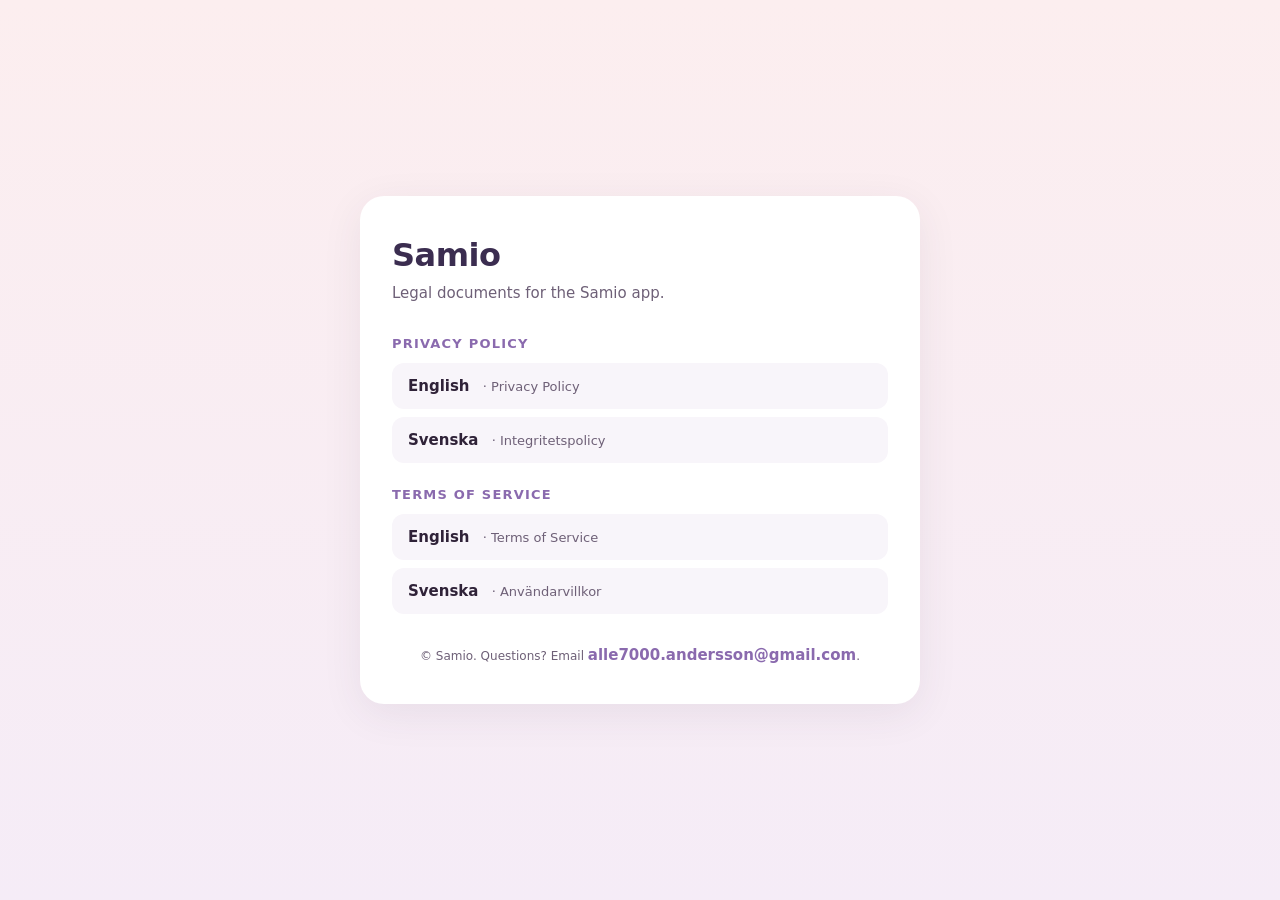
<file: index.html>
<!DOCTYPE html>
<html lang="en">
<head>
  <meta charset="UTF-8">
  <meta name="viewport" content="width=device-width, initial-scale=1.0">
  <title>Samio — Legal</title>
  <style>
    :root {
      --plum: #3B2D50;
      --cream: #FCEEEF;
      --text: #2F2238;
      --muted: #6E6077;
      --accent: #8A6AAE;
    }
    * { box-sizing: border-box; }
    body {
      margin: 0;
      font-family: -apple-system, BlinkMacSystemFont, "SF Pro Text", Inter, system-ui, sans-serif;
      background: linear-gradient(180deg, #FCEEEF 0%, #F5ECF7 100%);
      color: var(--text);
      min-height: 100vh;
      display: flex;
      align-items: center;
      justify-content: center;
      padding: 24px;
    }
    main {
      max-width: 560px;
      width: 100%;
      background: #FFFFFF;
      border-radius: 24px;
      padding: 40px 32px;
      box-shadow: 0 10px 40px rgba(59, 45, 80, 0.08);
    }
    h1 {
      margin: 0 0 8px;
      font-size: 32px;
      color: var(--plum);
      letter-spacing: -0.5px;
    }
    p.lead {
      margin: 0 0 32px;
      color: var(--muted);
      font-size: 15px;
      line-height: 1.5;
    }
    .doc-group { margin-bottom: 24px; }
    .doc-group h2 {
      font-size: 13px;
      text-transform: uppercase;
      letter-spacing: 1.2px;
      color: var(--accent);
      margin: 0 0 12px;
      font-weight: 700;
    }
    .link-row {
      display: flex;
      flex-direction: column;
      gap: 8px;
    }
    a {
      display: block;
      padding: 14px 16px;
      background: #F8F5FA;
      border-radius: 12px;
      text-decoration: none;
      color: var(--text);
      font-weight: 600;
      font-size: 15px;
      transition: background 120ms ease;
    }
    a:hover { background: #F0EDFA; }
    a span {
      color: var(--muted);
      font-weight: 500;
      font-size: 13px;
      margin-left: 8px;
    }
    footer {
      margin-top: 32px;
      font-size: 12px;
      color: var(--muted);
      text-align: center;
    }
  </style>
</head>
<body>
  <main>
    <h1>Samio</h1>
    <p class="lead">Legal documents for the Samio app.</p>

    <div class="doc-group">
      <h2>Privacy Policy</h2>
      <div class="link-row">
        <a href="privacy.html">English <span>· Privacy Policy</span></a>
        <a href="privacy-sv.html">Svenska <span>· Integritetspolicy</span></a>
      </div>
    </div>

    <div class="doc-group">
      <h2>Terms of Service</h2>
      <div class="link-row">
        <a href="terms.html">English <span>· Terms of Service</span></a>
        <a href="terms-sv.html">Svenska <span>· Användarvillkor</span></a>
      </div>
    </div>

    <footer>
      © Samio. Questions? Email <a href="mailto:alle7000.andersson@gmail.com" style="display:inline;padding:0;background:none;color:var(--accent);">alle7000.andersson@gmail.com</a>.
    </footer>
  </main>
</body>
</html>
</file>
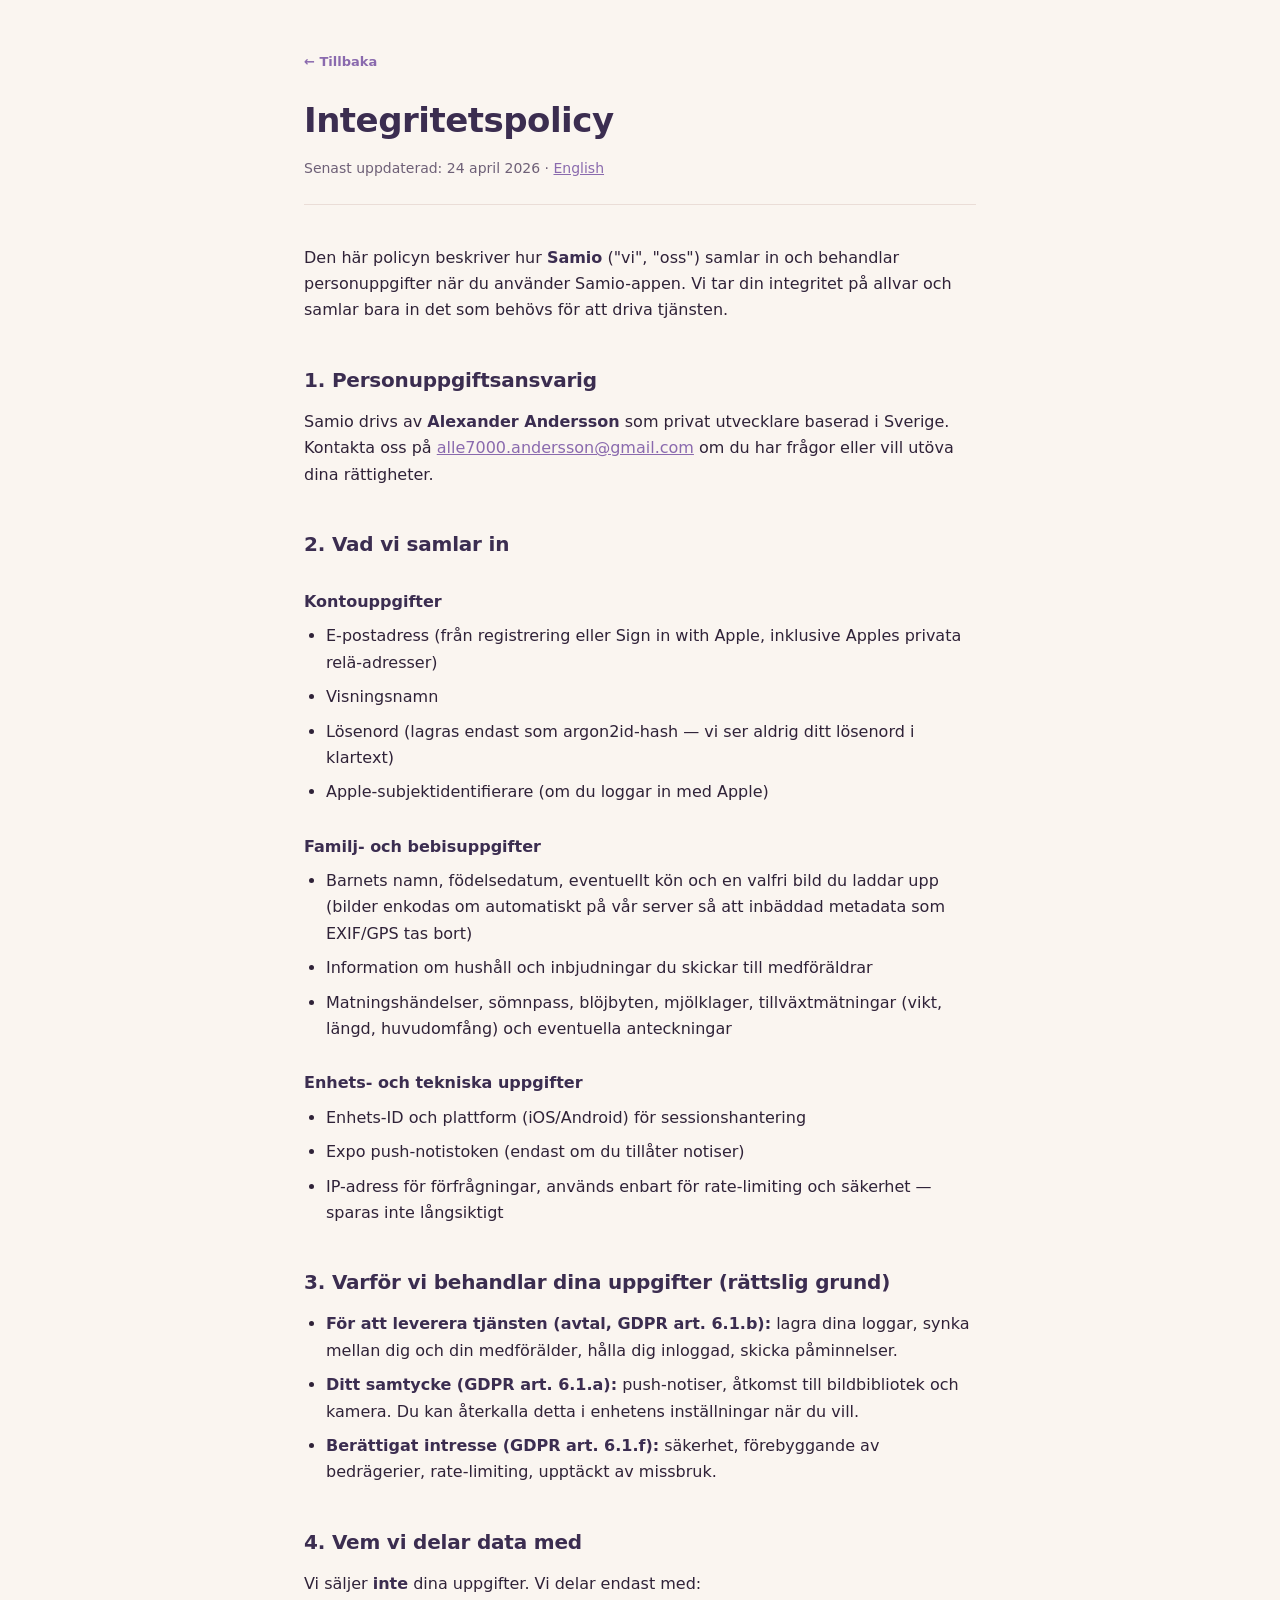
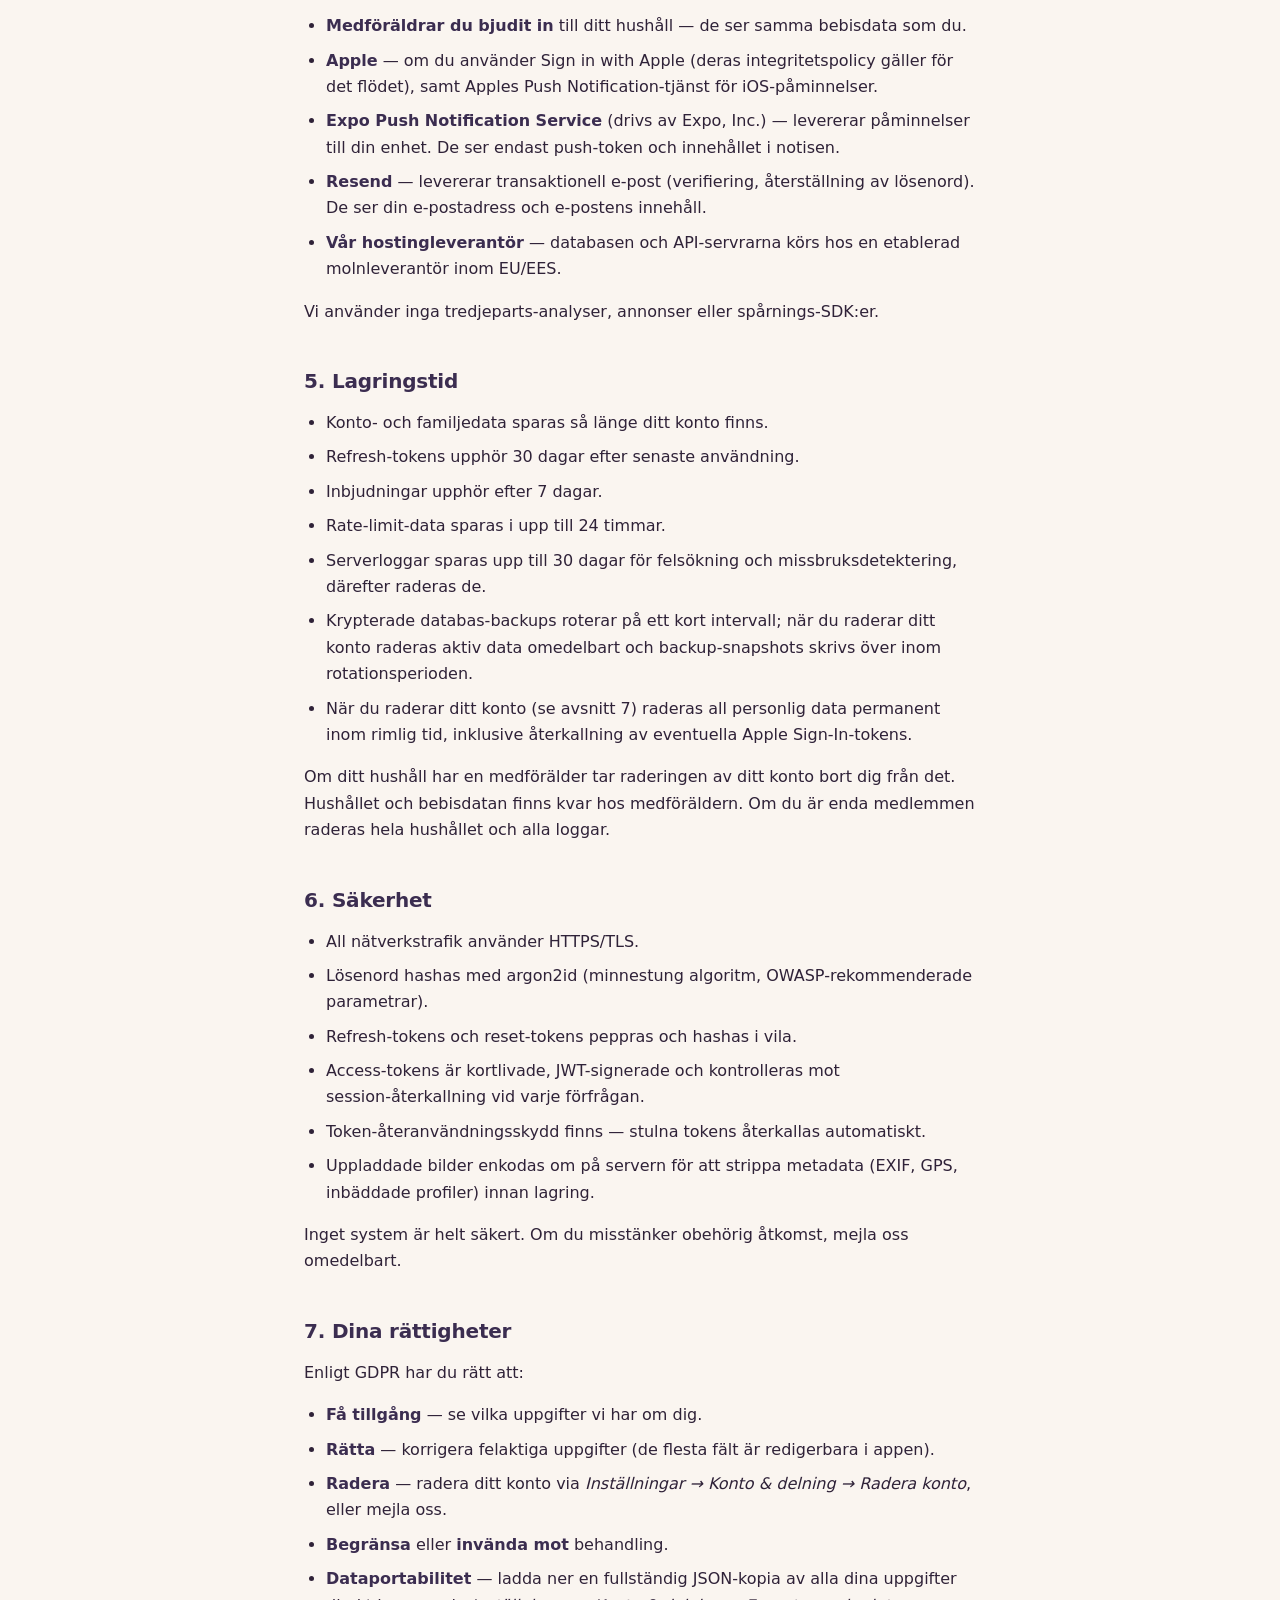
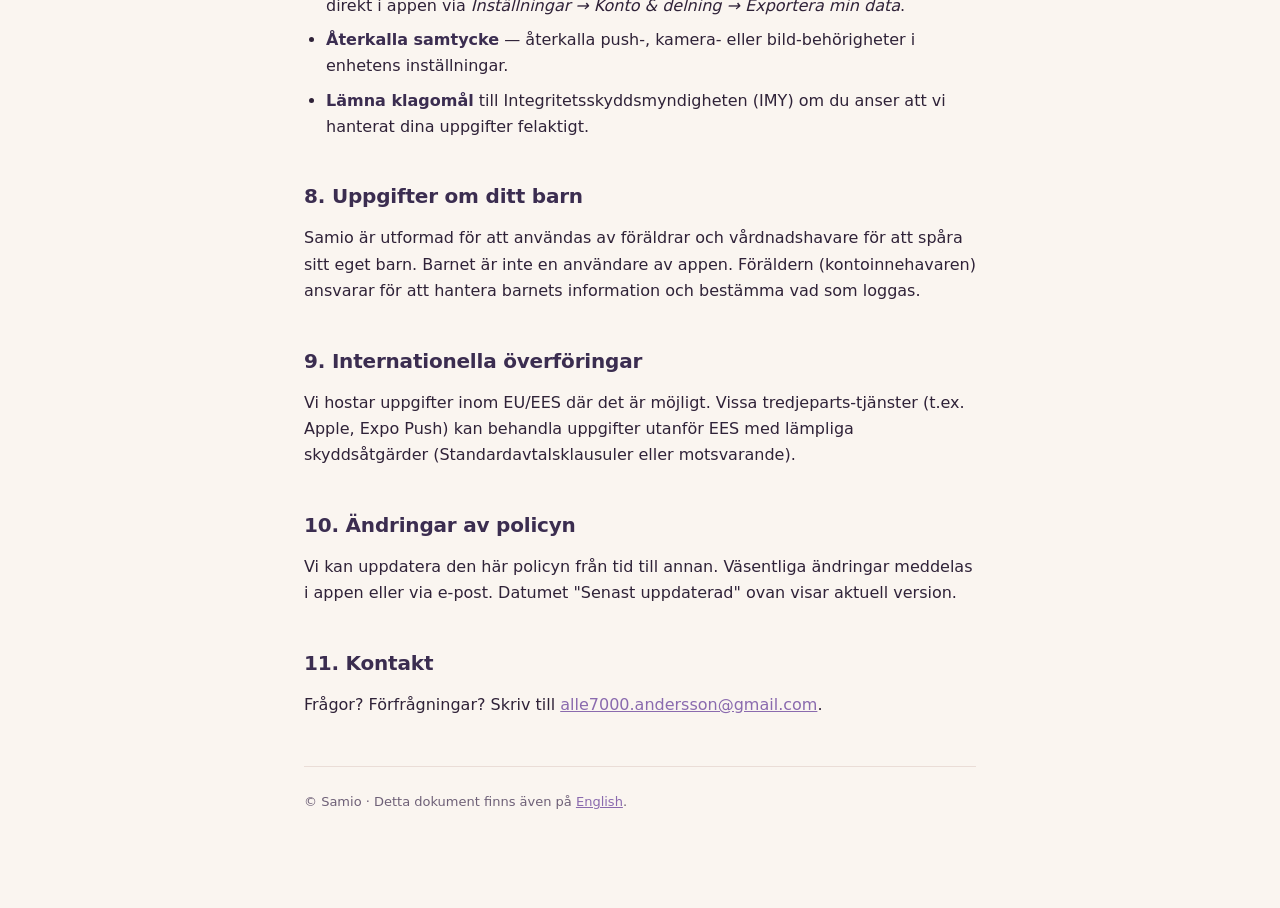
<file: privacy-sv.html>
<!DOCTYPE html>
<html lang="sv">
<head>
  <meta charset="UTF-8">
  <meta name="viewport" content="width=device-width, initial-scale=1.0">
  <title>Integritetspolicy — Samio</title>
  <link rel="stylesheet" href="style.css">
</head>
<body>
<main>
  <header>
    <a class="back" href="index.html">← Tillbaka</a>
    <h1>Integritetspolicy</h1>
    <p class="meta">Senast uppdaterad: 24 april 2026 · <a href="privacy.html">English</a></p>
  </header>

  <p>Den här policyn beskriver hur <strong>Samio</strong> ("vi", "oss") samlar in och behandlar personuppgifter när du använder Samio-appen. Vi tar din integritet på allvar och samlar bara in det som behövs för att driva tjänsten.</p>

  <h2>1. Personuppgiftsansvarig</h2>
  <p>Samio drivs av <strong>Alexander Andersson</strong> som privat utvecklare baserad i Sverige. Kontakta oss på <a href="mailto:alle7000.andersson@gmail.com">alle7000.andersson@gmail.com</a> om du har frågor eller vill utöva dina rättigheter.</p>

  <h2>2. Vad vi samlar in</h2>

  <h3>Kontouppgifter</h3>
  <ul>
    <li>E-postadress (från registrering eller Sign in with Apple, inklusive Apples privata relä-adresser)</li>
    <li>Visningsnamn</li>
    <li>Lösenord (lagras endast som argon2id-hash — vi ser aldrig ditt lösenord i klartext)</li>
    <li>Apple-subjektidentifierare (om du loggar in med Apple)</li>
  </ul>

  <h3>Familj- och bebisuppgifter</h3>
  <ul>
    <li>Barnets namn, födelsedatum, eventuellt kön och en valfri bild du laddar upp (bilder enkodas om automatiskt på vår server så att inbäddad metadata som EXIF/GPS tas bort)</li>
    <li>Information om hushåll och inbjudningar du skickar till medföräldrar</li>
    <li>Matningshändelser, sömnpass, blöjbyten, mjölklager, tillväxtmätningar (vikt, längd, huvudomfång) och eventuella anteckningar</li>
  </ul>

  <h3>Enhets- och tekniska uppgifter</h3>
  <ul>
    <li>Enhets-ID och plattform (iOS/Android) för sessionshantering</li>
    <li>Expo push-notistoken (endast om du tillåter notiser)</li>
    <li>IP-adress för förfrågningar, används enbart för rate-limiting och säkerhet — sparas inte långsiktigt</li>
  </ul>

  <h2>3. Varför vi behandlar dina uppgifter (rättslig grund)</h2>
  <ul>
    <li><strong>För att leverera tjänsten (avtal, GDPR art. 6.1.b):</strong> lagra dina loggar, synka mellan dig och din medförälder, hålla dig inloggad, skicka påminnelser.</li>
    <li><strong>Ditt samtycke (GDPR art. 6.1.a):</strong> push-notiser, åtkomst till bildbibliotek och kamera. Du kan återkalla detta i enhetens inställningar när du vill.</li>
    <li><strong>Berättigat intresse (GDPR art. 6.1.f):</strong> säkerhet, förebyggande av bedrägerier, rate-limiting, upptäckt av missbruk.</li>
  </ul>

  <h2>4. Vem vi delar data med</h2>
  <p>Vi säljer <strong>inte</strong> dina uppgifter. Vi delar endast med:</p>
  <ul>
    <li><strong>Medföräldrar du bjudit in</strong> till ditt hushåll — de ser samma bebisdata som du.</li>
    <li><strong>Apple</strong> — om du använder Sign in with Apple (deras integritetspolicy gäller för det flödet), samt Apples Push Notification-tjänst för iOS-påminnelser.</li>
    <li><strong>Expo Push Notification Service</strong> (drivs av Expo, Inc.) — levererar påminnelser till din enhet. De ser endast push-token och innehållet i notisen.</li>
    <li><strong>Resend</strong> — levererar transaktionell e-post (verifiering, återställning av lösenord). De ser din e-postadress och e-postens innehåll.</li>
    <li><strong>Vår hostingleverantör</strong> — databasen och API-servrarna körs hos en etablerad molnleverantör inom EU/EES.</li>
  </ul>
  <p>Vi använder inga tredjeparts-analyser, annonser eller spårnings-SDK:er.</p>

  <h2>5. Lagringstid</h2>
  <ul>
    <li>Konto- och familjedata sparas så länge ditt konto finns.</li>
    <li>Refresh-tokens upphör 30 dagar efter senaste användning.</li>
    <li>Inbjudningar upphör efter 7 dagar.</li>
    <li>Rate-limit-data sparas i upp till 24 timmar.</li>
    <li>Serverloggar sparas upp till 30 dagar för felsökning och missbruksdetektering, därefter raderas de.</li>
    <li>Krypterade databas-backups roterar på ett kort intervall; när du raderar ditt konto raderas aktiv data omedelbart och backup-snapshots skrivs över inom rotationsperioden.</li>
    <li>När du raderar ditt konto (se avsnitt 7) raderas all personlig data permanent inom rimlig tid, inklusive återkallning av eventuella Apple Sign-In-tokens.</li>
  </ul>
  <p>Om ditt hushåll har en medförälder tar raderingen av ditt konto bort dig från det. Hushållet och bebisdatan finns kvar hos medföräldern. Om du är enda medlemmen raderas hela hushållet och alla loggar.</p>

  <h2>6. Säkerhet</h2>
  <ul>
    <li>All nätverkstrafik använder HTTPS/TLS.</li>
    <li>Lösenord hashas med argon2id (minnestung algoritm, OWASP-rekommenderade parametrar).</li>
    <li>Refresh-tokens och reset-tokens peppras och hashas i vila.</li>
    <li>Access-tokens är kortlivade, JWT-signerade och kontrolleras mot session-återkallning vid varje förfrågan.</li>
    <li>Token-återanvändningsskydd finns — stulna tokens återkallas automatiskt.</li>
    <li>Uppladdade bilder enkodas om på servern för att strippa metadata (EXIF, GPS, inbäddade profiler) innan lagring.</li>
  </ul>
  <p>Inget system är helt säkert. Om du misstänker obehörig åtkomst, mejla oss omedelbart.</p>

  <h2>7. Dina rättigheter</h2>
  <p>Enligt GDPR har du rätt att:</p>
  <ul>
    <li><strong>Få tillgång</strong> — se vilka uppgifter vi har om dig.</li>
    <li><strong>Rätta</strong> — korrigera felaktiga uppgifter (de flesta fält är redigerbara i appen).</li>
    <li><strong>Radera</strong> — radera ditt konto via <em>Inställningar → Konto &amp; delning → Radera konto</em>, eller mejla oss.</li>
    <li><strong>Begränsa</strong> eller <strong>invända mot</strong> behandling.</li>
    <li><strong>Dataportabilitet</strong> — ladda ner en fullständig JSON-kopia av alla dina uppgifter direkt i appen via <em>Inställningar → Konto &amp; delning → Exportera min data</em>.</li>
    <li><strong>Återkalla samtycke</strong> — återkalla push-, kamera- eller bild-behörigheter i enhetens inställningar.</li>
    <li><strong>Lämna klagomål</strong> till Integritetsskyddsmyndigheten (IMY) om du anser att vi hanterat dina uppgifter felaktigt.</li>
  </ul>

  <h2>8. Uppgifter om ditt barn</h2>
  <p>Samio är utformad för att användas av föräldrar och vårdnadshavare för att spåra sitt eget barn. Barnet är inte en användare av appen. Föräldern (kontoinnehavaren) ansvarar för att hantera barnets information och bestämma vad som loggas.</p>

  <h2>9. Internationella överföringar</h2>
  <p>Vi hostar uppgifter inom EU/EES där det är möjligt. Vissa tredjeparts-tjänster (t.ex. Apple, Expo Push) kan behandla uppgifter utanför EES med lämpliga skyddsåtgärder (Standardavtalsklausuler eller motsvarande).</p>

  <h2>10. Ändringar av policyn</h2>
  <p>Vi kan uppdatera den här policyn från tid till annan. Väsentliga ändringar meddelas i appen eller via e-post. Datumet "Senast uppdaterad" ovan visar aktuell version.</p>

  <h2>11. Kontakt</h2>
  <p>Frågor? Förfrågningar? Skriv till <a href="mailto:alle7000.andersson@gmail.com">alle7000.andersson@gmail.com</a>.</p>

  <footer>
    © Samio · Detta dokument finns även på <a href="privacy.html">English</a>.
  </footer>
</main>
</body>
</html>
</file>
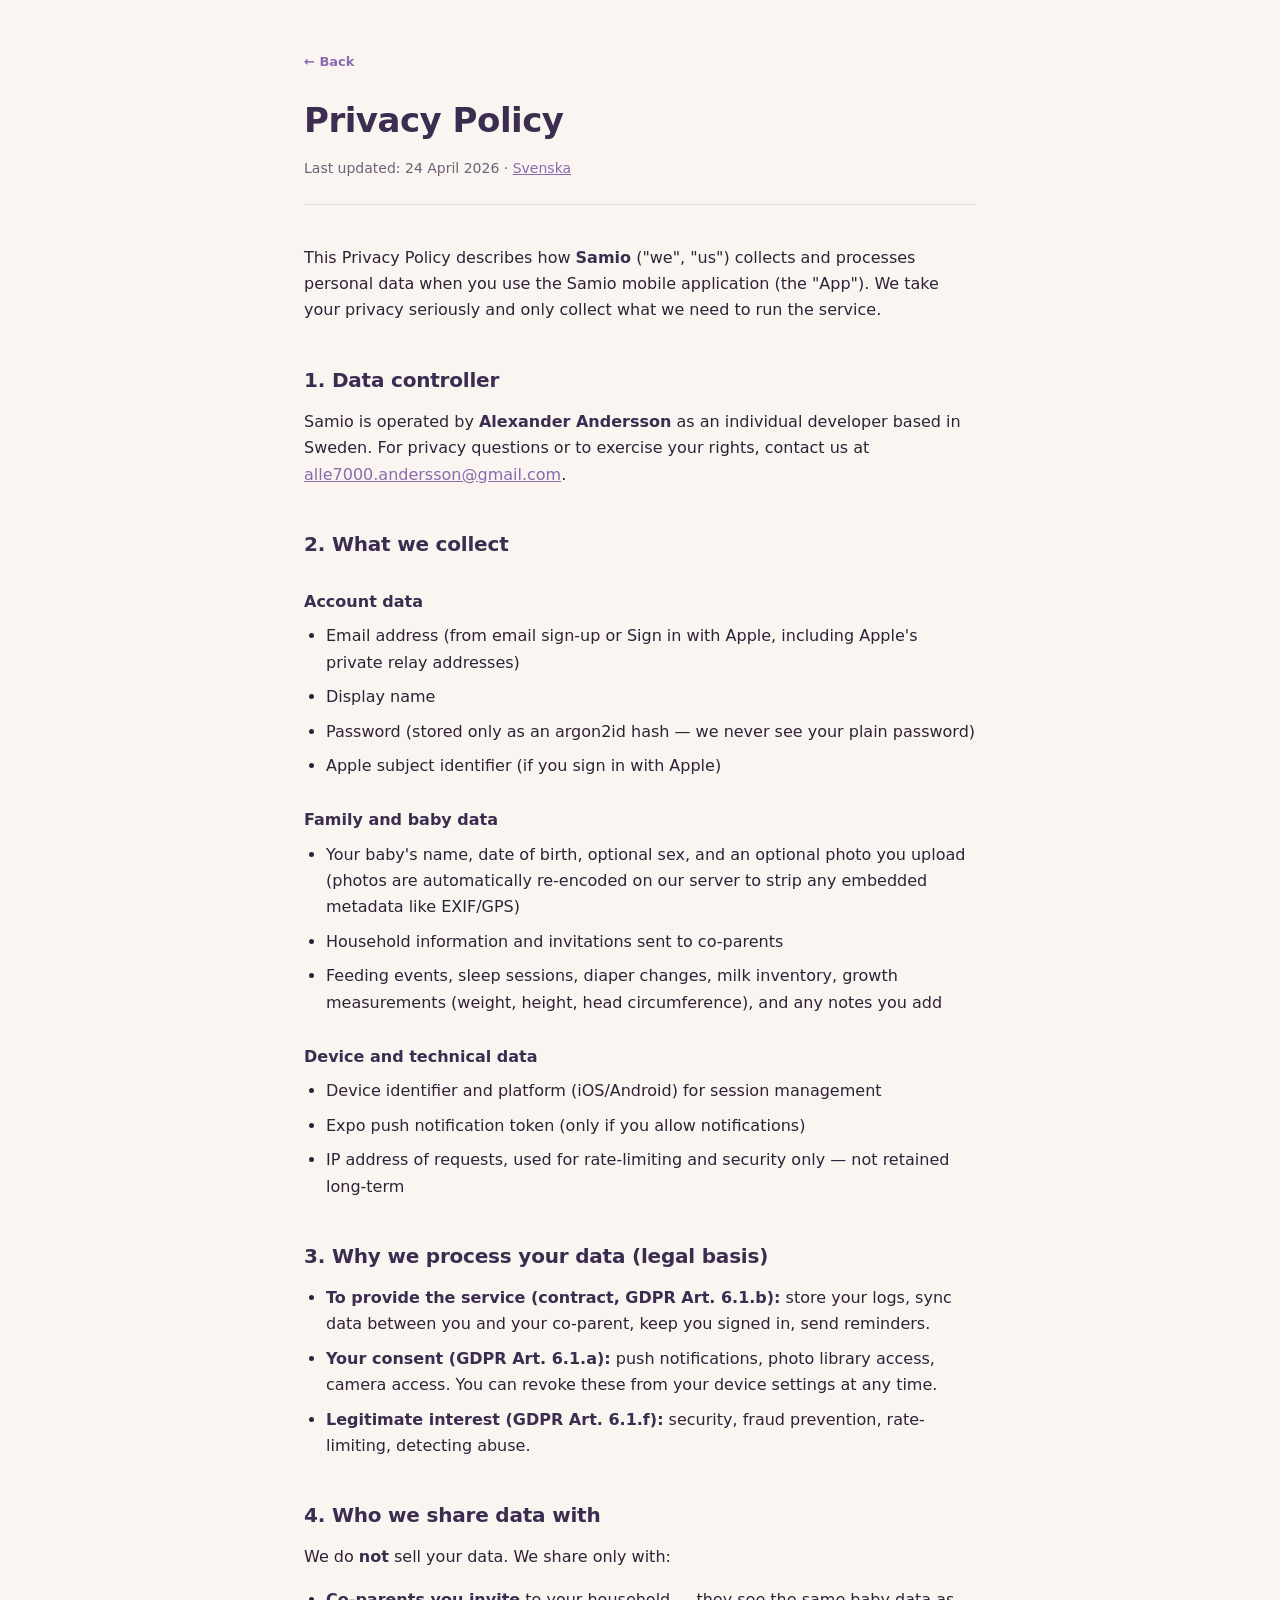
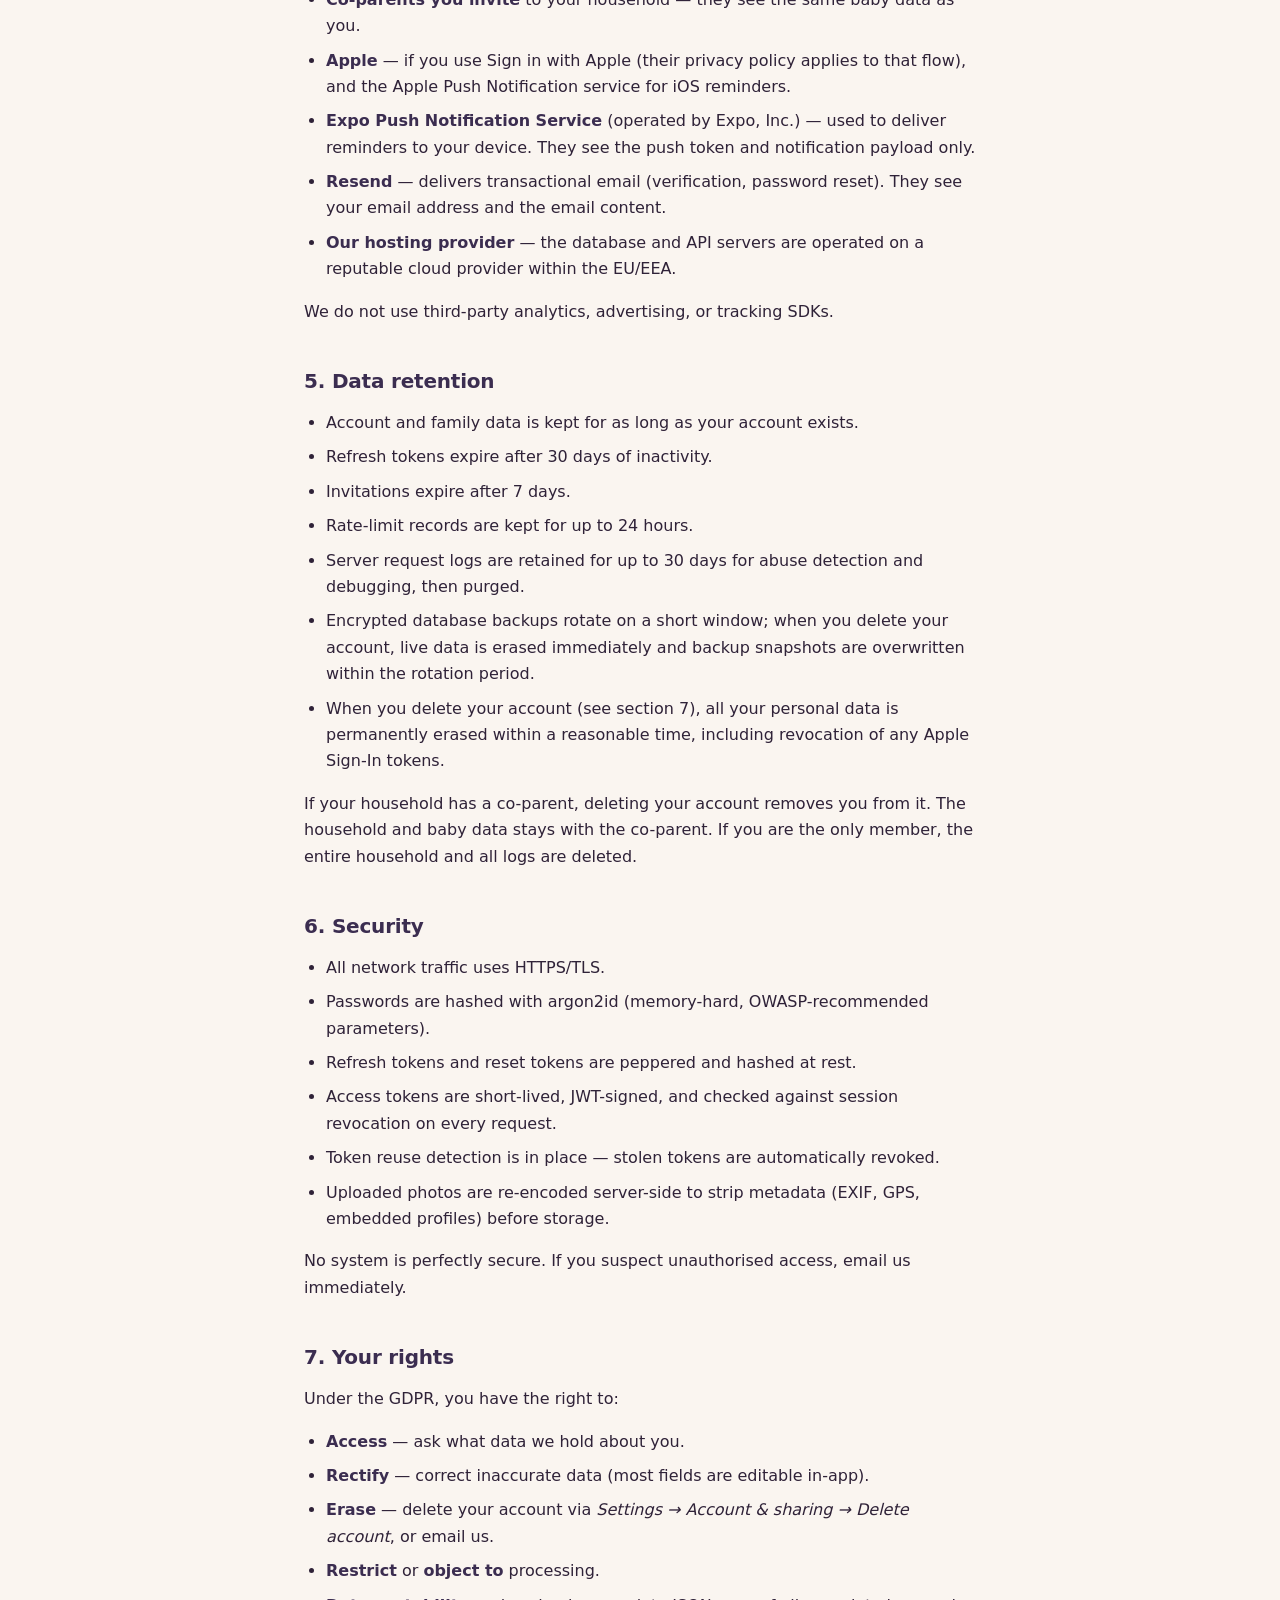
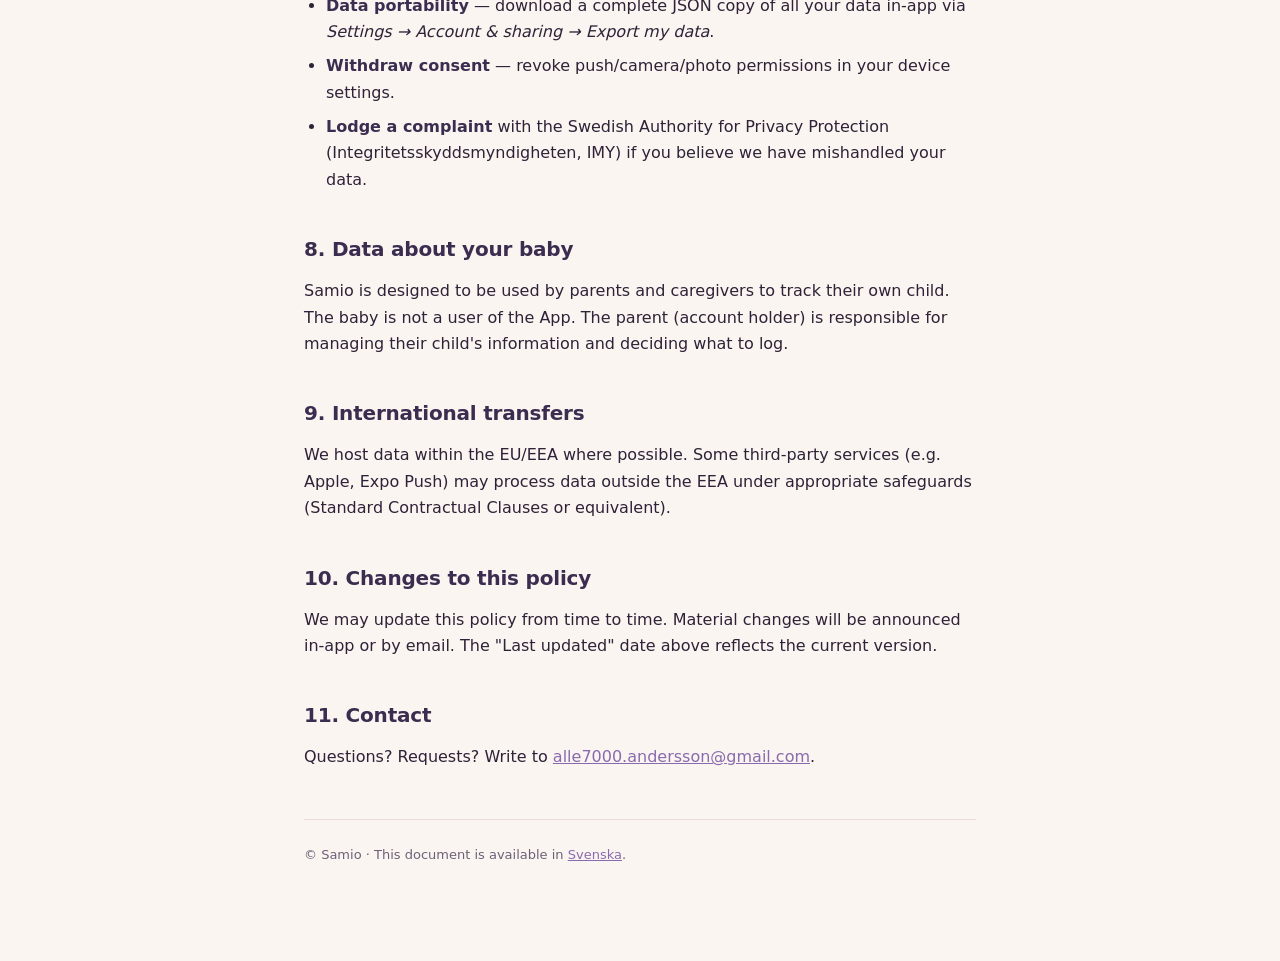
<file: privacy.html>
<!DOCTYPE html>
<html lang="en">
<head>
  <meta charset="UTF-8">
  <meta name="viewport" content="width=device-width, initial-scale=1.0">
  <title>Privacy Policy — Samio</title>
  <link rel="stylesheet" href="style.css">
</head>
<body>
<main>
  <header>
    <a class="back" href="index.html">← Back</a>
    <h1>Privacy Policy</h1>
    <p class="meta">Last updated: 24 April 2026 · <a href="privacy-sv.html">Svenska</a></p>
  </header>

  <p>This Privacy Policy describes how <strong>Samio</strong> ("we", "us") collects and processes personal data when you use the Samio mobile application (the "App"). We take your privacy seriously and only collect what we need to run the service.</p>

  <h2>1. Data controller</h2>
  <p>Samio is operated by <strong>Alexander Andersson</strong> as an individual developer based in Sweden. For privacy questions or to exercise your rights, contact us at <a href="mailto:alle7000.andersson@gmail.com">alle7000.andersson@gmail.com</a>.</p>

  <h2>2. What we collect</h2>

  <h3>Account data</h3>
  <ul>
    <li>Email address (from email sign-up or Sign in with Apple, including Apple's private relay addresses)</li>
    <li>Display name</li>
    <li>Password (stored only as an argon2id hash — we never see your plain password)</li>
    <li>Apple subject identifier (if you sign in with Apple)</li>
  </ul>

  <h3>Family and baby data</h3>
  <ul>
    <li>Your baby's name, date of birth, optional sex, and an optional photo you upload (photos are automatically re-encoded on our server to strip any embedded metadata like EXIF/GPS)</li>
    <li>Household information and invitations sent to co-parents</li>
    <li>Feeding events, sleep sessions, diaper changes, milk inventory, growth measurements (weight, height, head circumference), and any notes you add</li>
  </ul>

  <h3>Device and technical data</h3>
  <ul>
    <li>Device identifier and platform (iOS/Android) for session management</li>
    <li>Expo push notification token (only if you allow notifications)</li>
    <li>IP address of requests, used for rate-limiting and security only — not retained long-term</li>
  </ul>

  <h2>3. Why we process your data (legal basis)</h2>
  <ul>
    <li><strong>To provide the service (contract, GDPR Art. 6.1.b):</strong> store your logs, sync data between you and your co-parent, keep you signed in, send reminders.</li>
    <li><strong>Your consent (GDPR Art. 6.1.a):</strong> push notifications, photo library access, camera access. You can revoke these from your device settings at any time.</li>
    <li><strong>Legitimate interest (GDPR Art. 6.1.f):</strong> security, fraud prevention, rate-limiting, detecting abuse.</li>
  </ul>

  <h2>4. Who we share data with</h2>
  <p>We do <strong>not</strong> sell your data. We share only with:</p>
  <ul>
    <li><strong>Co-parents you invite</strong> to your household — they see the same baby data as you.</li>
    <li><strong>Apple</strong> — if you use Sign in with Apple (their privacy policy applies to that flow), and the Apple Push Notification service for iOS reminders.</li>
    <li><strong>Expo Push Notification Service</strong> (operated by Expo, Inc.) — used to deliver reminders to your device. They see the push token and notification payload only.</li>
    <li><strong>Resend</strong> — delivers transactional email (verification, password reset). They see your email address and the email content.</li>
    <li><strong>Our hosting provider</strong> — the database and API servers are operated on a reputable cloud provider within the EU/EEA.</li>
  </ul>
  <p>We do not use third-party analytics, advertising, or tracking SDKs.</p>

  <h2>5. Data retention</h2>
  <ul>
    <li>Account and family data is kept for as long as your account exists.</li>
    <li>Refresh tokens expire after 30 days of inactivity.</li>
    <li>Invitations expire after 7 days.</li>
    <li>Rate-limit records are kept for up to 24 hours.</li>
    <li>Server request logs are retained for up to 30 days for abuse detection and debugging, then purged.</li>
    <li>Encrypted database backups rotate on a short window; when you delete your account, live data is erased immediately and backup snapshots are overwritten within the rotation period.</li>
    <li>When you delete your account (see section 7), all your personal data is permanently erased within a reasonable time, including revocation of any Apple Sign-In tokens.</li>
  </ul>
  <p>If your household has a co-parent, deleting your account removes you from it. The household and baby data stays with the co-parent. If you are the only member, the entire household and all logs are deleted.</p>

  <h2>6. Security</h2>
  <ul>
    <li>All network traffic uses HTTPS/TLS.</li>
    <li>Passwords are hashed with argon2id (memory-hard, OWASP-recommended parameters).</li>
    <li>Refresh tokens and reset tokens are peppered and hashed at rest.</li>
    <li>Access tokens are short-lived, JWT-signed, and checked against session revocation on every request.</li>
    <li>Token reuse detection is in place — stolen tokens are automatically revoked.</li>
    <li>Uploaded photos are re-encoded server-side to strip metadata (EXIF, GPS, embedded profiles) before storage.</li>
  </ul>
  <p>No system is perfectly secure. If you suspect unauthorised access, email us immediately.</p>

  <h2>7. Your rights</h2>
  <p>Under the GDPR, you have the right to:</p>
  <ul>
    <li><strong>Access</strong> — ask what data we hold about you.</li>
    <li><strong>Rectify</strong> — correct inaccurate data (most fields are editable in-app).</li>
    <li><strong>Erase</strong> — delete your account via <em>Settings → Account & sharing → Delete account</em>, or email us.</li>
    <li><strong>Restrict</strong> or <strong>object to</strong> processing.</li>
    <li><strong>Data portability</strong> — download a complete JSON copy of all your data in-app via <em>Settings → Account &amp; sharing → Export my data</em>.</li>
    <li><strong>Withdraw consent</strong> — revoke push/camera/photo permissions in your device settings.</li>
    <li><strong>Lodge a complaint</strong> with the Swedish Authority for Privacy Protection (Integritetsskyddsmyndigheten, IMY) if you believe we have mishandled your data.</li>
  </ul>

  <h2>8. Data about your baby</h2>
  <p>Samio is designed to be used by parents and caregivers to track their own child. The baby is not a user of the App. The parent (account holder) is responsible for managing their child's information and deciding what to log.</p>

  <h2>9. International transfers</h2>
  <p>We host data within the EU/EEA where possible. Some third-party services (e.g. Apple, Expo Push) may process data outside the EEA under appropriate safeguards (Standard Contractual Clauses or equivalent).</p>

  <h2>10. Changes to this policy</h2>
  <p>We may update this policy from time to time. Material changes will be announced in-app or by email. The "Last updated" date above reflects the current version.</p>

  <h2>11. Contact</h2>
  <p>Questions? Requests? Write to <a href="mailto:alle7000.andersson@gmail.com">alle7000.andersson@gmail.com</a>.</p>

  <footer>
    © Samio · This document is available in <a href="privacy-sv.html">Svenska</a>.
  </footer>
</main>
</body>
</html>
</file>
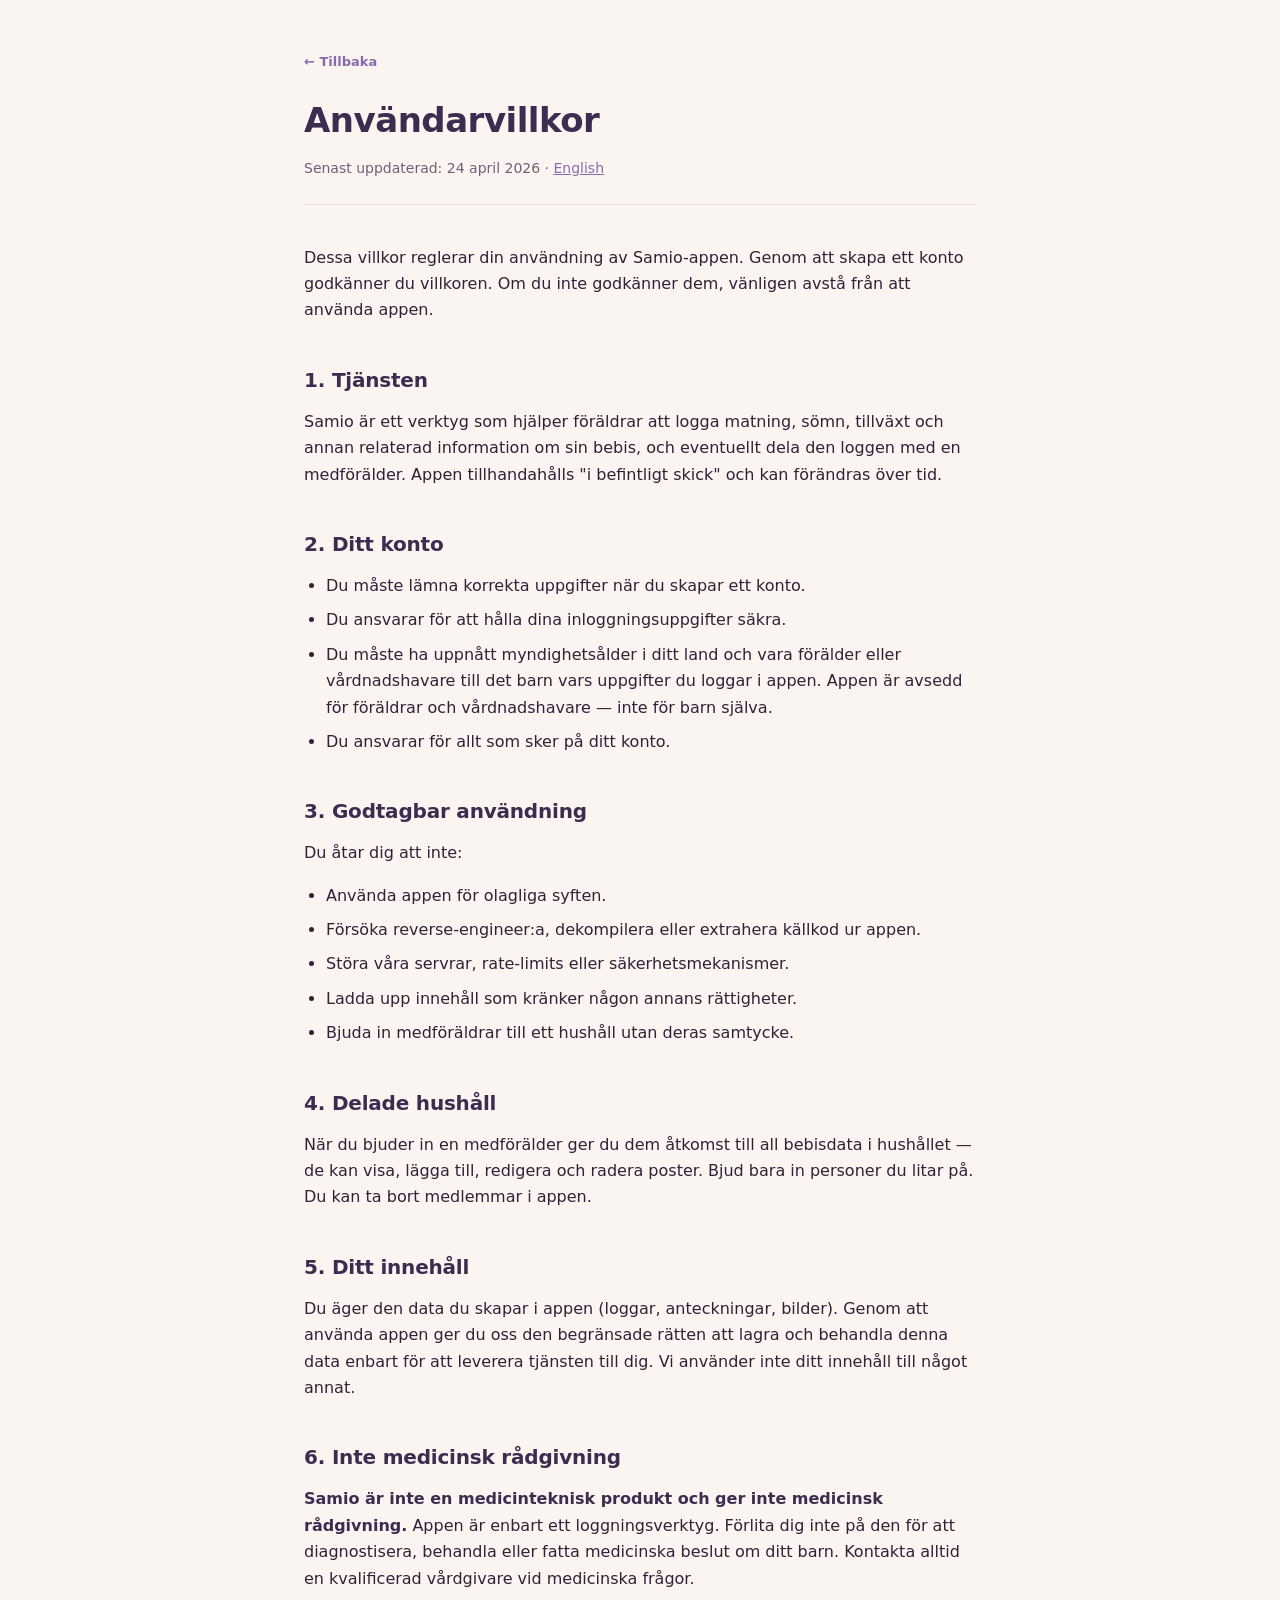
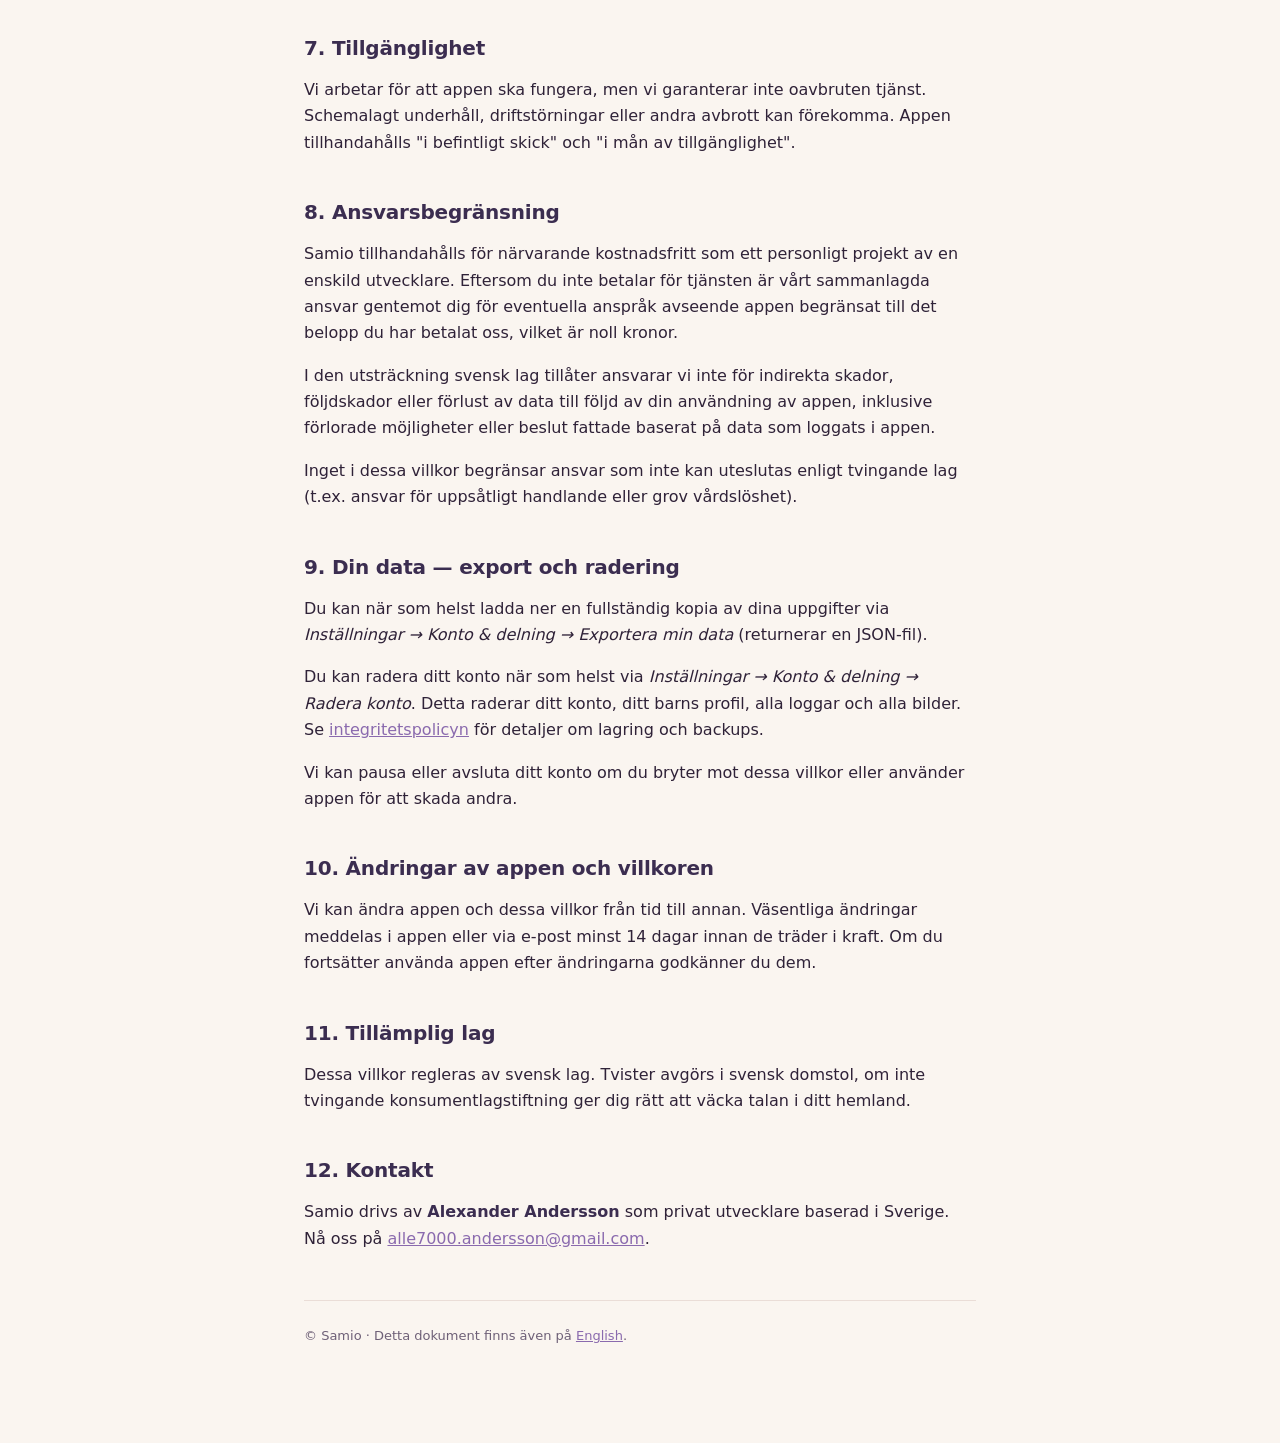
<file: terms-sv.html>
<!DOCTYPE html>
<html lang="sv">
<head>
  <meta charset="UTF-8">
  <meta name="viewport" content="width=device-width, initial-scale=1.0">
  <title>Användarvillkor — Samio</title>
  <link rel="stylesheet" href="style.css">
</head>
<body>
<main>
  <header>
    <a class="back" href="index.html">← Tillbaka</a>
    <h1>Användarvillkor</h1>
    <p class="meta">Senast uppdaterad: 24 april 2026 · <a href="terms.html">English</a></p>
  </header>

  <p>Dessa villkor reglerar din användning av Samio-appen. Genom att skapa ett konto godkänner du villkoren. Om du inte godkänner dem, vänligen avstå från att använda appen.</p>

  <h2>1. Tjänsten</h2>
  <p>Samio är ett verktyg som hjälper föräldrar att logga matning, sömn, tillväxt och annan relaterad information om sin bebis, och eventuellt dela den loggen med en medförälder. Appen tillhandahålls "i befintligt skick" och kan förändras över tid.</p>

  <h2>2. Ditt konto</h2>
  <ul>
    <li>Du måste lämna korrekta uppgifter när du skapar ett konto.</li>
    <li>Du ansvarar för att hålla dina inloggningsuppgifter säkra.</li>
    <li>Du måste ha uppnått myndighetsålder i ditt land och vara förälder eller vårdnadshavare till det barn vars uppgifter du loggar i appen. Appen är avsedd för föräldrar och vårdnadshavare — inte för barn själva.</li>
    <li>Du ansvarar för allt som sker på ditt konto.</li>
  </ul>

  <h2>3. Godtagbar användning</h2>
  <p>Du åtar dig att inte:</p>
  <ul>
    <li>Använda appen för olagliga syften.</li>
    <li>Försöka reverse-engineer:a, dekompilera eller extrahera källkod ur appen.</li>
    <li>Störa våra servrar, rate-limits eller säkerhetsmekanismer.</li>
    <li>Ladda upp innehåll som kränker någon annans rättigheter.</li>
    <li>Bjuda in medföräldrar till ett hushåll utan deras samtycke.</li>
  </ul>

  <h2>4. Delade hushåll</h2>
  <p>När du bjuder in en medförälder ger du dem åtkomst till all bebisdata i hushållet — de kan visa, lägga till, redigera och radera poster. Bjud bara in personer du litar på. Du kan ta bort medlemmar i appen.</p>

  <h2>5. Ditt innehåll</h2>
  <p>Du äger den data du skapar i appen (loggar, anteckningar, bilder). Genom att använda appen ger du oss den begränsade rätten att lagra och behandla denna data enbart för att leverera tjänsten till dig. Vi använder inte ditt innehåll till något annat.</p>

  <h2>6. Inte medicinsk rådgivning</h2>
  <p><strong>Samio är inte en medicinteknisk produkt och ger inte medicinsk rådgivning.</strong> Appen är enbart ett loggningsverktyg. Förlita dig inte på den för att diagnostisera, behandla eller fatta medicinska beslut om ditt barn. Kontakta alltid en kvalificerad vårdgivare vid medicinska frågor.</p>

  <h2>7. Tillgänglighet</h2>
  <p>Vi arbetar för att appen ska fungera, men vi garanterar inte oavbruten tjänst. Schemalagt underhåll, driftstörningar eller andra avbrott kan förekomma. Appen tillhandahålls "i befintligt skick" och "i mån av tillgänglighet".</p>

  <h2>8. Ansvarsbegränsning</h2>
  <p>Samio tillhandahålls för närvarande kostnadsfritt som ett personligt projekt av en enskild utvecklare. Eftersom du inte betalar för tjänsten är vårt sammanlagda ansvar gentemot dig för eventuella anspråk avseende appen begränsat till det belopp du har betalat oss, vilket är noll kronor.</p>
  <p>I den utsträckning svensk lag tillåter ansvarar vi inte för indirekta skador, följdskador eller förlust av data till följd av din användning av appen, inklusive förlorade möjligheter eller beslut fattade baserat på data som loggats i appen.</p>
  <p>Inget i dessa villkor begränsar ansvar som inte kan uteslutas enligt tvingande lag (t.ex. ansvar för uppsåtligt handlande eller grov vårdslöshet).</p>

  <h2>9. Din data — export och radering</h2>
  <p>Du kan när som helst ladda ner en fullständig kopia av dina uppgifter via <em>Inställningar → Konto &amp; delning → Exportera min data</em> (returnerar en JSON-fil).</p>
  <p>Du kan radera ditt konto när som helst via <em>Inställningar → Konto &amp; delning → Radera konto</em>. Detta raderar ditt konto, ditt barns profil, alla loggar och alla bilder. Se <a href="privacy-sv.html">integritetspolicyn</a> för detaljer om lagring och backups.</p>
  <p>Vi kan pausa eller avsluta ditt konto om du bryter mot dessa villkor eller använder appen för att skada andra.</p>

  <h2>10. Ändringar av appen och villkoren</h2>
  <p>Vi kan ändra appen och dessa villkor från tid till annan. Väsentliga ändringar meddelas i appen eller via e-post minst 14 dagar innan de träder i kraft. Om du fortsätter använda appen efter ändringarna godkänner du dem.</p>

  <h2>11. Tillämplig lag</h2>
  <p>Dessa villkor regleras av svensk lag. Tvister avgörs i svensk domstol, om inte tvingande konsumentlagstiftning ger dig rätt att väcka talan i ditt hemland.</p>

  <h2>12. Kontakt</h2>
  <p>Samio drivs av <strong>Alexander Andersson</strong> som privat utvecklare baserad i Sverige. Nå oss på <a href="mailto:alle7000.andersson@gmail.com">alle7000.andersson@gmail.com</a>.</p>

  <footer>
    © Samio · Detta dokument finns även på <a href="terms.html">English</a>.
  </footer>
</main>
</body>
</html>
</file>
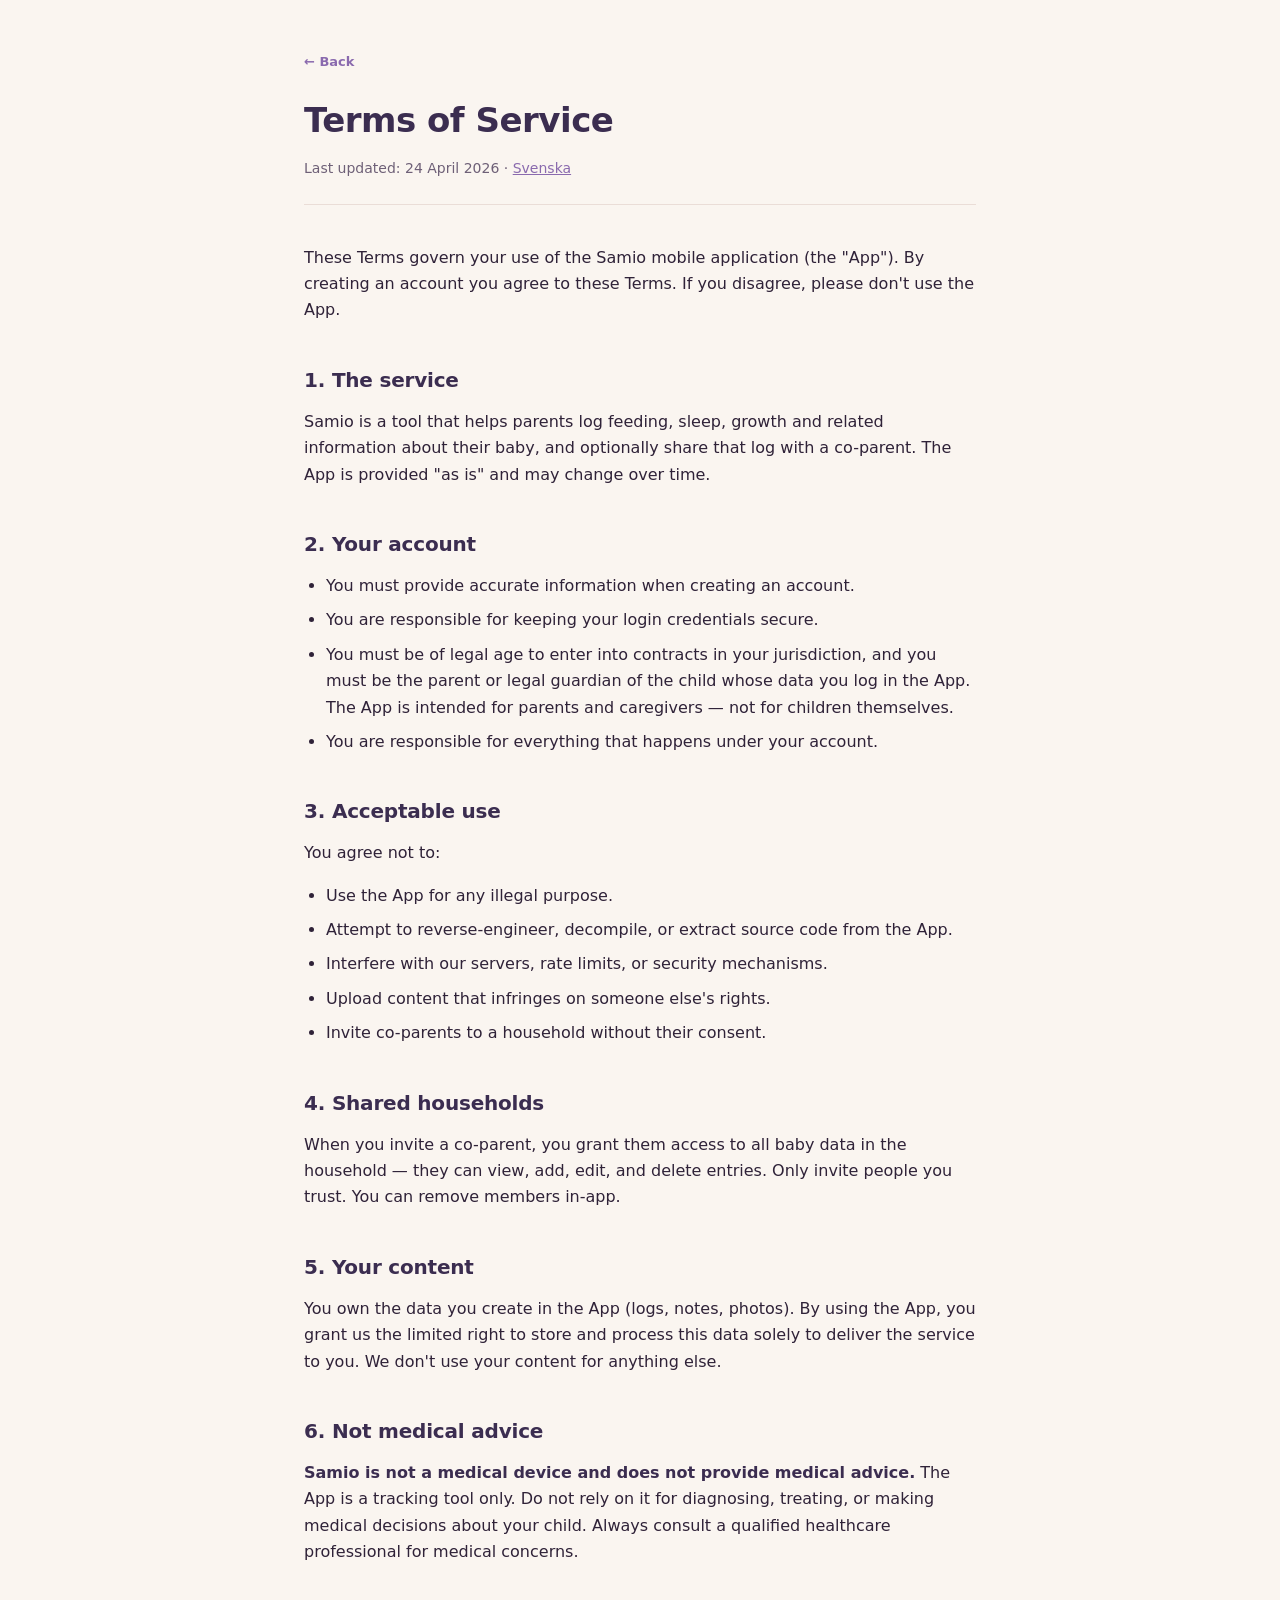
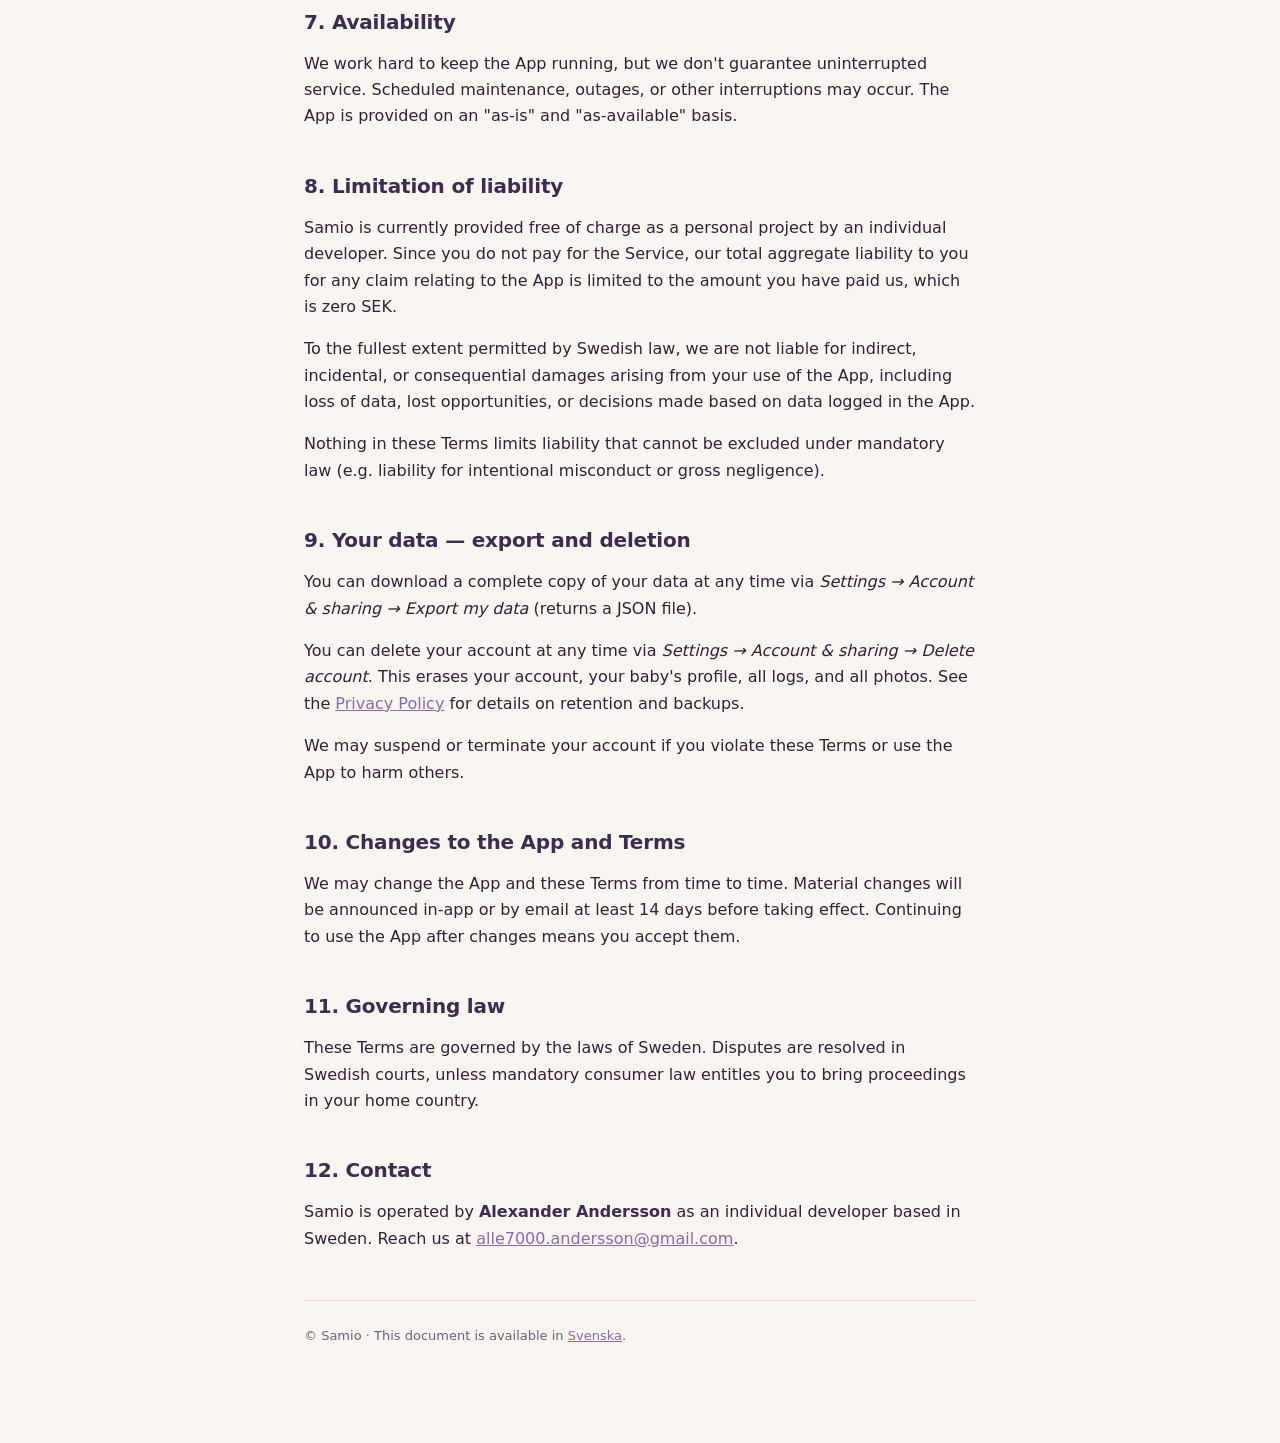
<file: terms.html>
<!DOCTYPE html>
<html lang="en">
<head>
  <meta charset="UTF-8">
  <meta name="viewport" content="width=device-width, initial-scale=1.0">
  <title>Terms of Service — Samio</title>
  <link rel="stylesheet" href="style.css">
</head>
<body>
<main>
  <header>
    <a class="back" href="index.html">← Back</a>
    <h1>Terms of Service</h1>
    <p class="meta">Last updated: 24 April 2026 · <a href="terms-sv.html">Svenska</a></p>
  </header>

  <p>These Terms govern your use of the Samio mobile application (the "App"). By creating an account you agree to these Terms. If you disagree, please don't use the App.</p>

  <h2>1. The service</h2>
  <p>Samio is a tool that helps parents log feeding, sleep, growth and related information about their baby, and optionally share that log with a co-parent. The App is provided "as is" and may change over time.</p>

  <h2>2. Your account</h2>
  <ul>
    <li>You must provide accurate information when creating an account.</li>
    <li>You are responsible for keeping your login credentials secure.</li>
    <li>You must be of legal age to enter into contracts in your jurisdiction, and you must be the parent or legal guardian of the child whose data you log in the App. The App is intended for parents and caregivers — not for children themselves.</li>
    <li>You are responsible for everything that happens under your account.</li>
  </ul>

  <h2>3. Acceptable use</h2>
  <p>You agree not to:</p>
  <ul>
    <li>Use the App for any illegal purpose.</li>
    <li>Attempt to reverse-engineer, decompile, or extract source code from the App.</li>
    <li>Interfere with our servers, rate limits, or security mechanisms.</li>
    <li>Upload content that infringes on someone else's rights.</li>
    <li>Invite co-parents to a household without their consent.</li>
  </ul>

  <h2>4. Shared households</h2>
  <p>When you invite a co-parent, you grant them access to all baby data in the household — they can view, add, edit, and delete entries. Only invite people you trust. You can remove members in-app.</p>

  <h2>5. Your content</h2>
  <p>You own the data you create in the App (logs, notes, photos). By using the App, you grant us the limited right to store and process this data solely to deliver the service to you. We don't use your content for anything else.</p>

  <h2>6. Not medical advice</h2>
  <p><strong>Samio is not a medical device and does not provide medical advice.</strong> The App is a tracking tool only. Do not rely on it for diagnosing, treating, or making medical decisions about your child. Always consult a qualified healthcare professional for medical concerns.</p>

  <h2>7. Availability</h2>
  <p>We work hard to keep the App running, but we don't guarantee uninterrupted service. Scheduled maintenance, outages, or other interruptions may occur. The App is provided on an "as-is" and "as-available" basis.</p>

  <h2>8. Limitation of liability</h2>
  <p>Samio is currently provided free of charge as a personal project by an individual developer. Since you do not pay for the Service, our total aggregate liability to you for any claim relating to the App is limited to the amount you have paid us, which is zero SEK.</p>
  <p>To the fullest extent permitted by Swedish law, we are not liable for indirect, incidental, or consequential damages arising from your use of the App, including loss of data, lost opportunities, or decisions made based on data logged in the App.</p>
  <p>Nothing in these Terms limits liability that cannot be excluded under mandatory law (e.g. liability for intentional misconduct or gross negligence).</p>

  <h2>9. Your data — export and deletion</h2>
  <p>You can download a complete copy of your data at any time via <em>Settings → Account &amp; sharing → Export my data</em> (returns a JSON file).</p>
  <p>You can delete your account at any time via <em>Settings → Account &amp; sharing → Delete account</em>. This erases your account, your baby's profile, all logs, and all photos. See the <a href="privacy.html">Privacy Policy</a> for details on retention and backups.</p>
  <p>We may suspend or terminate your account if you violate these Terms or use the App to harm others.</p>

  <h2>10. Changes to the App and Terms</h2>
  <p>We may change the App and these Terms from time to time. Material changes will be announced in-app or by email at least 14 days before taking effect. Continuing to use the App after changes means you accept them.</p>

  <h2>11. Governing law</h2>
  <p>These Terms are governed by the laws of Sweden. Disputes are resolved in Swedish courts, unless mandatory consumer law entitles you to bring proceedings in your home country.</p>

  <h2>12. Contact</h2>
  <p>Samio is operated by <strong>Alexander Andersson</strong> as an individual developer based in Sweden. Reach us at <a href="mailto:alle7000.andersson@gmail.com">alle7000.andersson@gmail.com</a>.</p>

  <footer>
    © Samio · This document is available in <a href="terms-sv.html">Svenska</a>.
  </footer>
</main>
</body>
</html>
</file>
<file: style.css>
:root {
  --plum: #3B2D50;
  --cream: #FCEEEF;
  --text: #2F2238;
  --muted: #6E6077;
  --accent: #8A6AAE;
  --border: #EADDD7;
}

* { box-sizing: border-box; }

body {
  margin: 0;
  font-family: -apple-system, BlinkMacSystemFont, "SF Pro Text", Inter, system-ui, sans-serif;
  background: #FAF5F0;
  color: var(--text);
  line-height: 1.65;
  font-size: 16px;
  -webkit-font-smoothing: antialiased;
}

main {
  max-width: 720px;
  margin: 0 auto;
  padding: 48px 24px 96px;
}

header {
  margin-bottom: 40px;
  padding-bottom: 24px;
  border-bottom: 1px solid var(--border);
}

header .back {
  display: inline-block;
  font-size: 13px;
  color: var(--accent);
  text-decoration: none;
  margin-bottom: 20px;
  font-weight: 600;
}

header .back:hover { text-decoration: underline; }

header h1 {
  font-size: 34px;
  letter-spacing: -0.5px;
  color: var(--plum);
  margin: 0 0 8px;
}

header .meta {
  color: var(--muted);
  font-size: 14px;
  margin: 0;
}

h2 {
  margin-top: 40px;
  margin-bottom: 12px;
  font-size: 20px;
  color: var(--plum);
  letter-spacing: -0.2px;
}

h3 {
  margin-top: 28px;
  margin-bottom: 8px;
  font-size: 16px;
  color: var(--plum);
  font-weight: 700;
}

p, ul, ol { margin: 0 0 16px; }

ul, ol { padding-left: 22px; }

li { margin-bottom: 8px; }

a { color: var(--accent); }

strong { color: var(--plum); }

code {
  background: #F0EDFA;
  padding: 2px 6px;
  border-radius: 4px;
  font-size: 14px;
  font-family: ui-monospace, SFMono-Regular, Menlo, monospace;
}

hr {
  border: none;
  border-top: 1px solid var(--border);
  margin: 40px 0;
}

footer {
  margin-top: 48px;
  padding-top: 24px;
  border-top: 1px solid var(--border);
  font-size: 13px;
  color: var(--muted);
}
</file>
